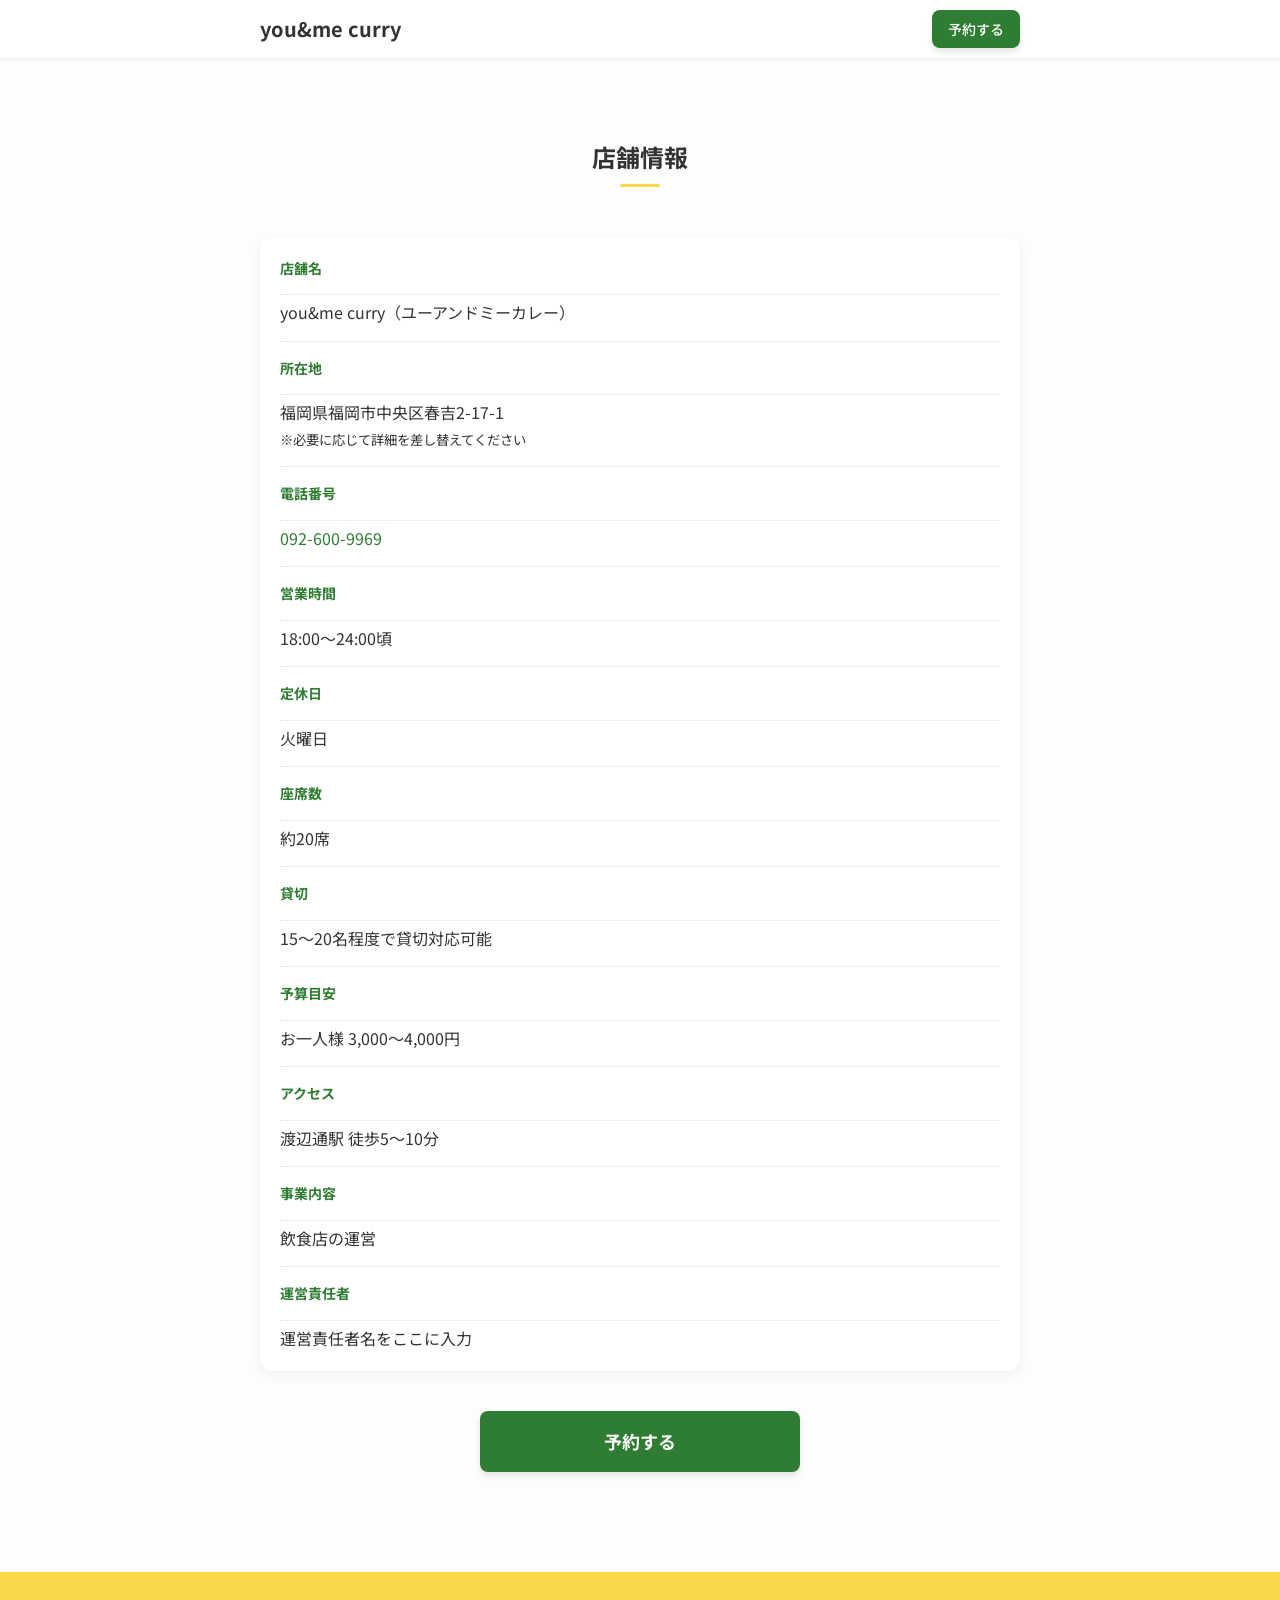
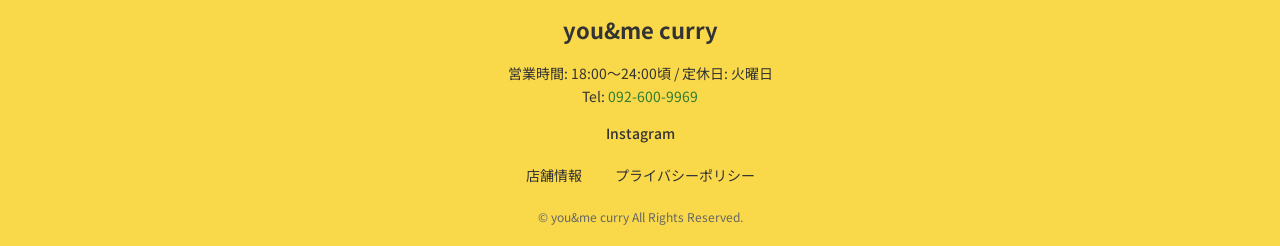
<file: about.html>
<!DOCTYPE html>
<html lang="ja">

<head>
    <meta charset="UTF-8">
    <meta name="viewport" content="width=device-width, initial-scale=1.0">
    <title>店舗情報 | you&me curry</title>
    <meta name="description" content="you&me curry 夜営業の店舗情報ページです。">
    <!-- Google Fontsの読み込み用 -->
    <link rel="preconnect" href="https://fonts.googleapis.com">
    <link rel="preconnect" href="https://fonts.gstatic.com" crossorigin>
    <link href="https://fonts.googleapis.com/css2?family=Noto+Sans+JP:wght@400;500;700&display=swap" rel="stylesheet">
    <link rel="stylesheet" href="css/style.css">
    <style>
        .page-header {
            background-color: var(--color-bg);
            padding: 40px 20px;
            text-align: center;
        }

        .page-title {
            font-size: 24px;
            font-weight: 700;
            color: var(--color-text);
            position: relative;
            display: inline-block;
            margin-bottom: 20px;
        }

        .page-title::after {
            content: '';
            position: absolute;
            bottom: -10px;
            left: 50%;
            transform: translateX(-50%);
            width: 40px;
            height: 3px;
            background-color: var(--color-main);
            border-radius: 2px;
        }

        .info-card {
            background-color: #fff;
            border-radius: 12px;
            box-shadow: 0 4px 12px rgba(0, 0, 0, 0.05);
            padding: 20px;
            margin-bottom: 40px;
        }

        .info-dl {
            display: flex;
            flex-direction: column;
            gap: 15px;
        }

        .info-dl div {
            border-bottom: 1px dotted var(--color-border);
            padding-bottom: 15px;
        }

        .info-dl div:last-child {
            border-bottom: none;
            padding-bottom: 0;
        }

        .info-dt {
            font-weight: 700;
            color: var(--color-accent);
            font-size: 14px;
            margin-bottom: 5px;
        }

        .info-dd {
            color: var(--color-text);
        }
    </style>
</head>

<body>
    <header class="header">
        <div class="header-inner">
            <a href="index.html" class="logo" style="color: var(--color-text);">you&me curry</a>
            <div class="header-nav">
                <a href="index.html" class="btn btn-sm btn-accent">予約する</a>
            </div>
        </div>
    </header>

    <main class="container" style="padding: 40px 20px;">
        <div class="page-header">
            <h1 class="page-title">店舗情報</h1>
        </div>

        <section class="info-card">
            <div class="info-dl">
                <div>
                    <div class="info-dt">店舗名</div>
                    <div class="info-dd">you&me curry（ユーアンドミーカレー）</div>
                </div>
                <div>
                    <div class="info-dt">所在地</div>
                    <div class="info-dd">福岡県福岡市中央区春吉2-17-1<br><small>※必要に応じて詳細を差し替えてください</small></div>
                </div>
                <div>
                    <div class="info-dt">電話番号</div>
                    <div class="info-dd"><a href="tel:092-600-9969">092-600-9969</a></div>
                </div>
                <div>
                    <div class="info-dt">営業時間</div>
                    <div class="info-dd">18:00〜24:00頃</div>
                </div>
                <div>
                    <div class="info-dt">定休日</div>
                    <div class="info-dd">火曜日</div>
                </div>
                <div>
                    <div class="info-dt">座席数</div>
                    <div class="info-dd">約20席</div>
                </div>
                <div>
                    <div class="info-dt">貸切</div>
                    <div class="info-dd">15〜20名程度で貸切対応可能</div>
                </div>
                <div>
                    <div class="info-dt">予算目安</div>
                    <div class="info-dd">お一人様 3,000〜4,000円</div>
                </div>
                <div>
                    <div class="info-dt">アクセス</div>
                    <div class="info-dd">渡辺通駅 徒歩5〜10分</div>
                </div>
                <div>
                    <div class="info-dt">事業内容</div>
                    <div class="info-dd">飲食店の運営</div>
                </div>
                <div>
                    <div class="info-dt">運営責任者</div>
                    <div class="info-dd">運営責任者名をここに入力</div>
                </div>
            </div>
        </section>

        <div style="text-align: center; margin-bottom: 60px;">
            <a href="index.html" class="btn btn-lg btn-accent" style="max-width:320px;">予約する</a>
        </div>
    </main>

    <footer class="footer">
        <div class="container">
            <h2 class="footer-logo">you&me curry</h2>
            <div class="footer-info">
                <p>営業時間: 18:00～24:00頃 / 定休日: 火曜日</p>
                <p>Tel: <a href="tel:092-600-9969">092-600-9969</a></p>
                <div class="footer-sns">
                    <a href="https://www.instagram.com/youandme_curry/" target="_blank"
                        aria-label="Instagram">Instagram</a>
                </div>
                <div class="footer-links" style="margin-top: 20px;">
                    <a href="about.html" style="color: var(--color-text); margin: 0 15px; font-size: 14px;">店舗情報</a>
                    <a href="privacy.html"
                        style="color: var(--color-text); margin: 0 15px; font-size: 14px;">プライバシーポリシー</a>
                </div>
            </div>
            <p class="copyright">&copy; you&me curry All Rights Reserved.</p>
        </div>
    </footer>
</body>

</html>
</file>
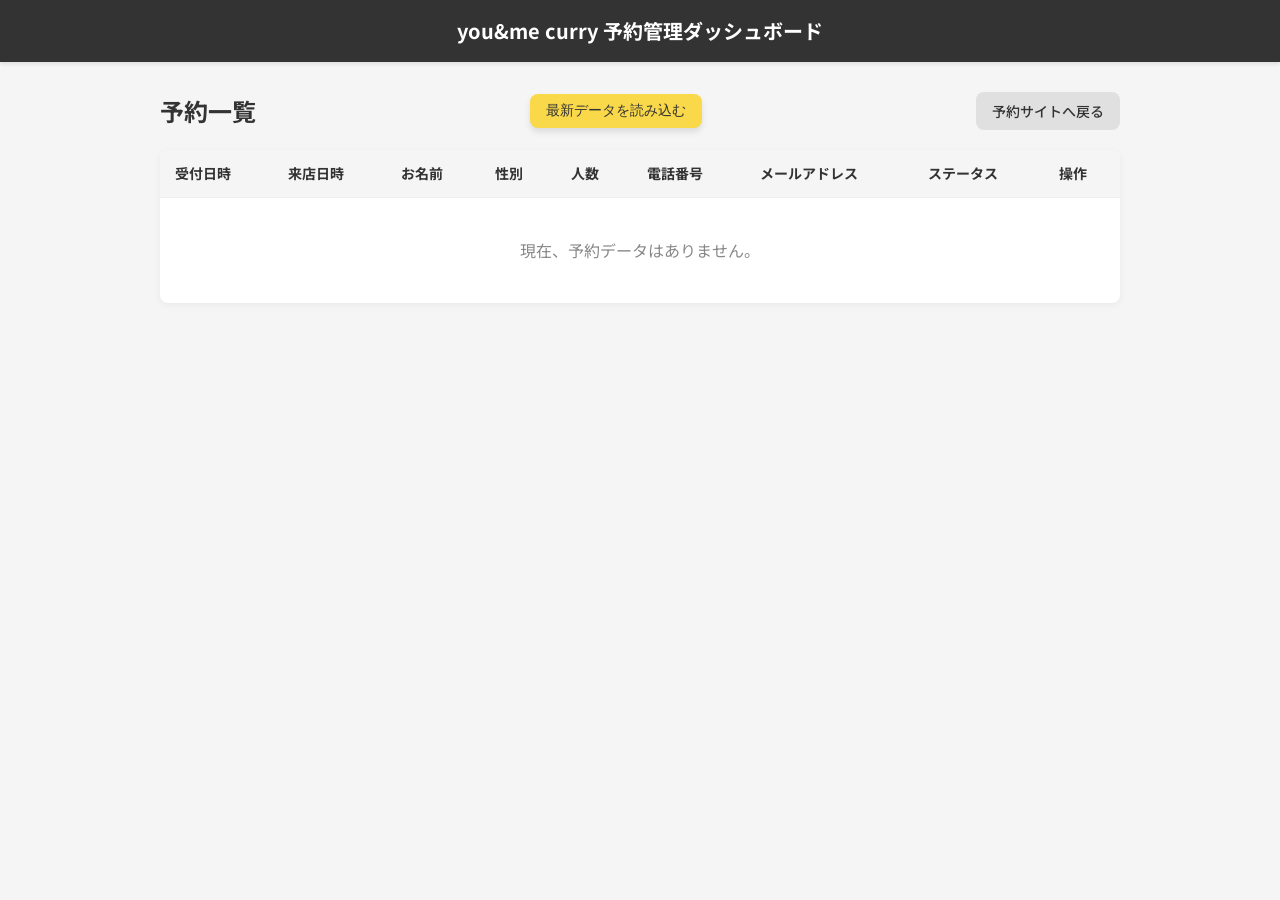
<file: admin.html>
<!DOCTYPE html>
<html lang="ja">

<head>
    <meta charset="UTF-8">
    <meta name="viewport" content="width=device-width, initial-scale=1.0">
    <title>予約管理画面 - you&me curry</title>
    <link href="https://fonts.googleapis.com/css2?family=Noto+Sans+JP:wght@400;500;700&display=swap" rel="stylesheet">
    <link rel="stylesheet" href="css/style.css">
</head>

<body style="background-color: #f5f5f5;">
    <!-- 管理画面用独自ヘッダー -->
    <header class="admin-header">
        <h1>you&me curry 予約管理ダッシュボード</h1>
    </header>

    <main class="admin-container">
        <div class="admin-controls">
            <h2>予約一覧</h2>
            <button id="refresh-btn" class="btn btn-sm btn-main">最新データを読み込む</button>
            <a href="index.html" class="btn btn-sm" style="background-color: #e0e0e0; color: #333;">予約サイトへ戻る</a>
        </div>

        <div class="table-responsive">
            <table class="admin-table">
                <thead>
                    <tr>
                        <th>受付日時</th>
                        <th>来店日時</th>
                        <th>お名前</th>
                        <th>性別</th>
                        <th>人数</th>
                        <th>電話番号</th>
                        <th>メールアドレス</th>
                        <th>ステータス</th>
                        <th>操作</th>
                    </tr>
                </thead>
                <tbody id="reservation-tbody">
                    <!-- JSでデータを出力 -->
                </tbody>
            </table>

            <div id="empty-message" class="admin-empty" style="display: none;">
                <p>現在、予約データはありません。</p>
            </div>
        </div>
    </main>

    <script src="js/admin.js"></script>
</body>

</html>
</file>
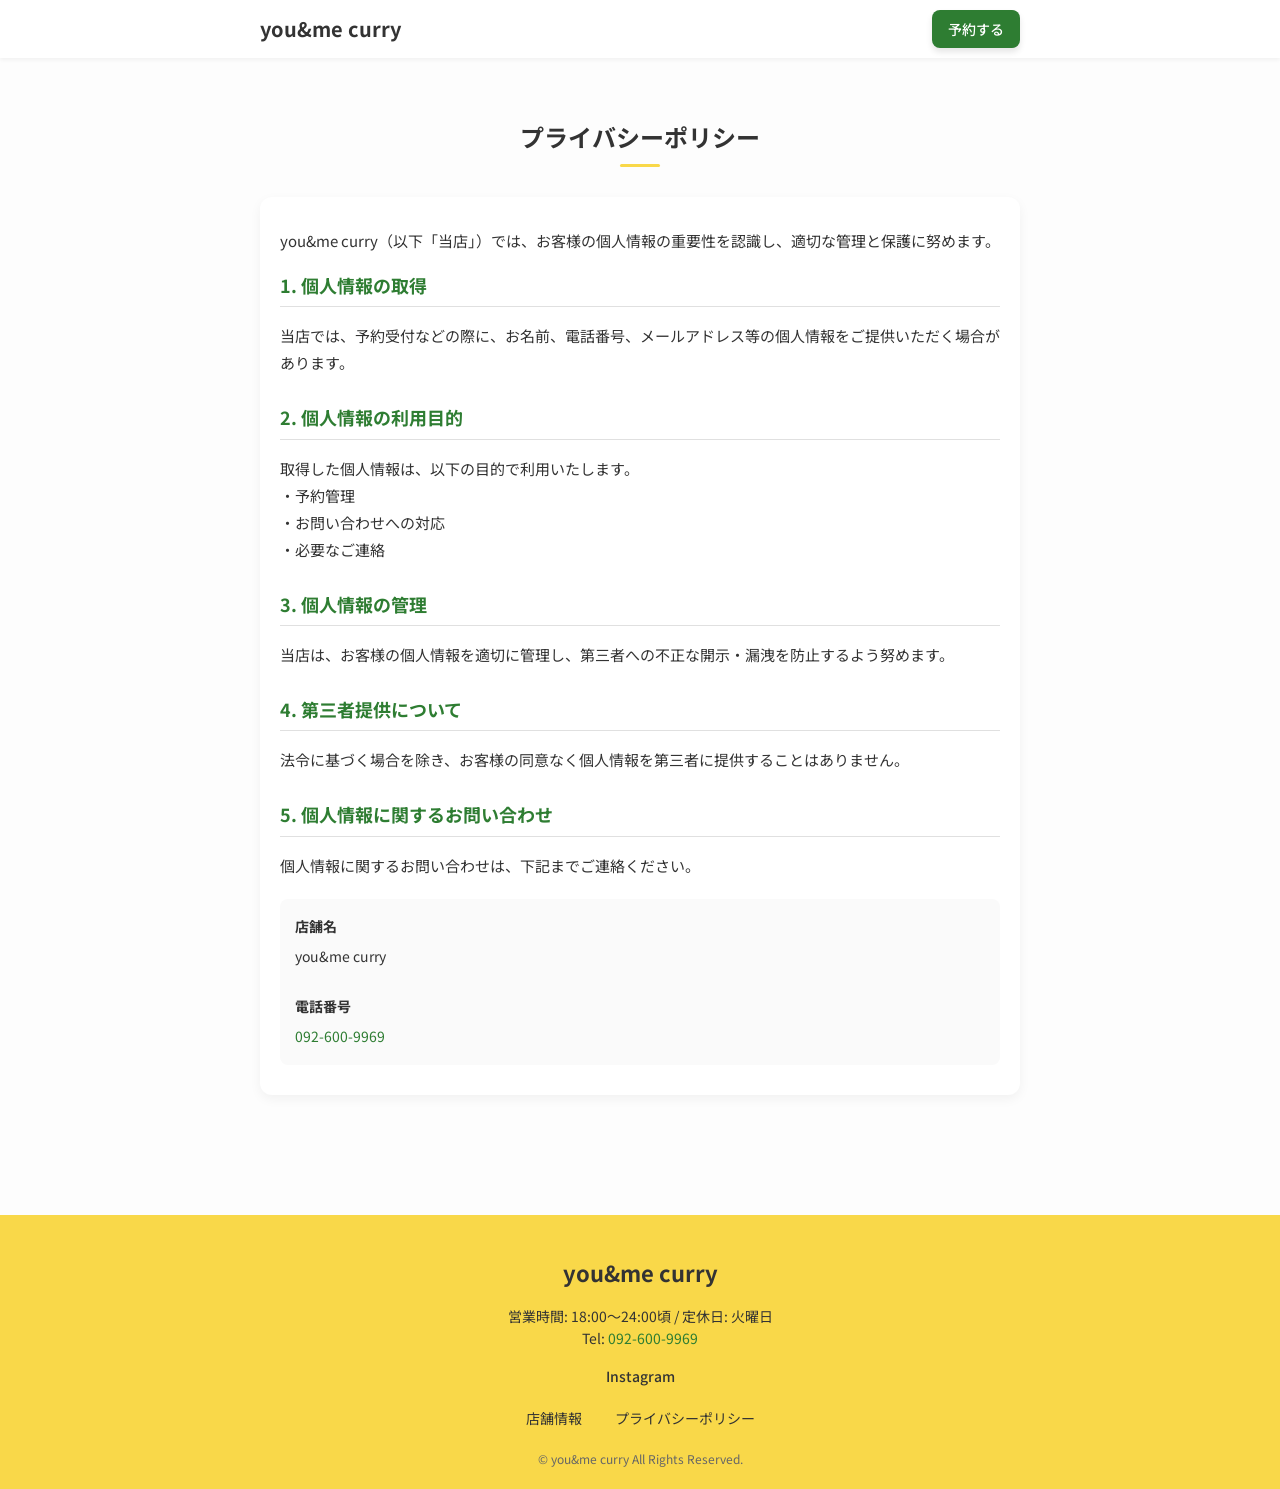
<file: privacy.html>
<!DOCTYPE html>
<html lang="ja">

<head>
    <meta charset="UTF-8">
    <meta name="viewport" content="width=device-width, initial-scale=1.0">
    <title>プライバシーポリシー | you&me curry</title>
    <meta name="description" content="you&me curry 夜営業のプライバシーポリシー（個人情報保護方針）について記載しています。">
    <!-- Google Fontsの読み込み用 -->
    <link rel="preconnect" href="https://fonts.googleapis.com">
    <link rel="preconnect" href="https://fonts.gstatic.com" crossorigin>
    <link href="https://fonts.googleapis.com/css2?family=Noto+Sans+JP:wght@400;500;700&display=swap" rel="stylesheet">
    <link rel="stylesheet" href="css/style.css">
    <style>
        .page-header {
            background-color: var(--color-bg);
            padding: 40px 20px 20px;
            text-align: center;
        }

        .page-title {
            font-size: 24px;
            font-weight: 700;
            color: var(--color-text);
            position: relative;
            display: inline-block;
            margin-bottom: 20px;
        }

        .page-title::after {
            content: '';
            position: absolute;
            bottom: -10px;
            left: 50%;
            transform: translateX(-50%);
            width: 40px;
            height: 3px;
            background-color: var(--color-main);
            border-radius: 2px;
        }

        .privacy-content {
            background-color: #fff;
            border-radius: 12px;
            box-shadow: 0 4px 12px rgba(0, 0, 0, 0.05);
            padding: 30px 20px;
            margin-bottom: 60px;
            line-height: 1.8;
            font-size: 15px;
        }

        .privacy-content h2 {
            font-size: 18px;
            color: var(--color-accent);
            margin-top: 25px;
            margin-bottom: 15px;
            border-bottom: 1px solid var(--color-border);
            padding-bottom: 5px;
        }

        .privacy-content h2:first-of-type {
            margin-top: 0;
        }

        .privacy-content p {
            margin-bottom: 15px;
        }

        .contact-box {
            background-color: #fafafa;
            padding: 15px;
            border-radius: 8px;
            margin-top: 20px;
            font-size: 14px;
        }

        .contact-box strong {
            display: block;
            margin-bottom: 5px;
            color: var(--color-text);
        }
    </style>
</head>

<body>
    <header class="header">
        <div class="header-inner">
            <a href="index.html" class="logo" style="color: var(--color-text);">you&me curry</a>
            <div class="header-nav">
                <a href="index.html" class="btn btn-sm btn-accent">予約する</a>
            </div>
        </div>
    </header>

    <main class="container" style="padding: 20px 20px 60px;">
        <div class="page-header">
            <h1 class="page-title">プライバシーポリシー</h1>
        </div>

        <section class="privacy-content">
            <p>you&me curry（以下「当店」）では、お客様の個人情報の重要性を認識し、適切な管理と保護に努めます。</p>

            <h2>1. 個人情報の取得</h2>
            <p>当店では、予約受付などの際に、お名前、電話番号、メールアドレス等の個人情報をご提供いただく場合があります。</p>

            <h2>2. 個人情報の利用目的</h2>
            <p>取得した個人情報は、以下の目的で利用いたします。<br>
                ・予約管理<br>
                ・お問い合わせへの対応<br>
                ・必要なご連絡</p>

            <h2>3. 個人情報の管理</h2>
            <p>当店は、お客様の個人情報を適切に管理し、第三者への不正な開示・漏洩を防止するよう努めます。</p>

            <h2>4. 第三者提供について</h2>
            <p>法令に基づく場合を除き、お客様の同意なく個人情報を第三者に提供することはありません。</p>

            <h2>5. 個人情報に関するお問い合わせ</h2>
            <p>個人情報に関するお問い合わせは、下記までご連絡ください。</p>

            <div class="contact-box">
                <strong>店舗名</strong>
                you&me curry<br><br>
                <strong>電話番号</strong>
                <a href="tel:092-600-9969">092-600-9969</a>
            </div>
        </section>

    </main>

    <footer class="footer">
        <div class="container">
            <h2 class="footer-logo">you&me curry</h2>
            <div class="footer-info">
                <p>営業時間: 18:00～24:00頃 / 定休日: 火曜日</p>
                <p>Tel: <a href="tel:092-600-9969">092-600-9969</a></p>
                <div class="footer-sns">
                    <a href="https://www.instagram.com/youandme_curry/" target="_blank"
                        aria-label="Instagram">Instagram</a>
                </div>
                <div class="footer-links" style="margin-top: 20px;">
                    <a href="about.html" style="color: var(--color-text); margin: 0 15px; font-size: 14px;">店舗情報</a>
                    <a href="privacy.html"
                        style="color: var(--color-text); margin: 0 15px; font-size: 14px;">プライバシーポリシー</a>
                </div>
            </div>
            <p class="copyright">&copy; you&me curry All Rights Reserved.</p>
        </div>
    </footer>
</body>

</html>
</file>
<file: css/style.css>
/* 基本設定 */
:root {
    --color-main: #f9d849;
    /* 黄色 */
    --color-main-dark: #e5c332;
    --color-accent: #2e7d32;
    /* 緑 */
    --color-accent-dark: #1b5e20;
    --color-bg: #fdfdfd;
    --color-text: #333333;
    --color-text-light: #666666;
    --color-error: #d32f2f;
    --color-border: #e0e0e0;
    --font-family: 'Noto Sans JP', sans-serif;
}

* {
    margin: 0;
    padding: 0;
    box-sizing: border-box;
}

body {
    font-family: var(--font-family);
    color: var(--color-text);
    background-color: var(--color-bg);
    line-height: 1.6;
    font-size: 16px;
    -webkit-font-smoothing: antialiased;
}

img {
    max-width: 100%;
    height: auto;
    display: block;
}

a {
    color: var(--color-accent);
    text-decoration: none;
    transition: opacity 0.3s;
}

a:hover {
    opacity: 0.8;
}

ul {
    list-style: none;
}

.container {
    max-width: 800px;
    margin: 0 auto;
    padding: 0 20px;
}

.section {
    padding: 60px 0;
}

.section-title {
    font-size: 24px;
    font-weight: 700;
    text-align: center;
    margin-bottom: 30px;
    position: relative;
    padding-bottom: 10px;
}

.section-title::after {
    content: '';
    position: absolute;
    bottom: 0;
    left: 50%;
    transform: translateX(-50%);
    width: 40px;
    height: 3px;
    background-color: var(--color-main);
    border-radius: 2px;
}

/* ボタン共通仕様 */
.btn {
    display: inline-flex;
    justify-content: center;
    align-items: center;
    font-weight: 500;
    border-radius: 8px;
    /* 角丸で親しみやすく */
    cursor: pointer;
    border: none;
    transition: all 0.3s ease;
    text-align: center;
}

.btn-sm {
    padding: 8px 16px;
    font-size: 14px;
}

.btn-lg {
    padding: 16px 32px;
    font-size: 18px;
    width: 100%;
    max-width: 300px;
    font-weight: 700;
}

.btn-main {
    background-color: var(--color-main);
    color: var(--color-text);
    box-shadow: 0 4px 6px rgba(0, 0, 0, 0.1);
}

.btn-main:hover {
    background-color: var(--color-main-dark);
    transform: translateY(-2px);
    box-shadow: 0 6px 8px rgba(0, 0, 0, 0.15);
}

.btn-accent {
    background-color: var(--color-accent);
    color: #fff;
    box-shadow: 0 4px 6px rgba(0, 0, 0, 0.1);
}

.btn-accent:hover {
    background-color: var(--color-accent-dark);
    transform: translateY(-2px);
    box-shadow: 0 6px 8px rgba(0, 0, 0, 0.15);
    color: #fff;
    opacity: 1;
}

/* ヘッダー */
.header {
    background-color: #fff;
    box-shadow: 0 2px 4px rgba(0, 0, 0, 0.05);
    position: sticky;
    top: 0;
    z-index: 100;
}

.header-inner {
    display: flex;
    justify-content: space-between;
    align-items: center;
    padding: 10px 20px;
    max-width: 800px;
    margin: 0 auto;
}

.logo {
    font-size: 20px;
    font-weight: 700;
    color: var(--color-text);
    display: flex;
    align-items: center;
    gap: 8px;
}

.logo span {
    font-size: 12px;
    font-weight: 500;
    background-color: var(--color-main);
    padding: 2px 6px;
    border-radius: 4px;
}

.header-nav {
    display: flex;
    align-items: center;
    gap: 15px;
}

.nav-instagram {
    color: var(--color-text);
    display: flex;
    align-items: center;
    justify-content: center;
}

/* ヒーローセクション */
.hero {
    position: relative;
    background-color: #000;
}

.hero-image {
    width: 100%;
    height: 60vh;
    min-height: 400px;
    overflow: hidden;
}

.hero-image img {
    width: 100%;
    height: 100%;
    object-fit: cover;
    opacity: 0.6;
    /* テキストを目立たせるために少し暗く */
}

.hero-content {
    position: absolute;
    top: 50%;
    left: 50%;
    transform: translate(-50%, -50%);
    text-align: center;
    color: #fff;
    width: 90%;
    max-width: 600px;
}

.hero-copy {
    font-size: clamp(20px, 5vw, 28px);
    font-weight: 700;
    margin-bottom: 20px;
    line-height: 1.5;
    text-shadow: 1px 1px 6px rgba(0, 0, 0, 0.8);
}

.hero-info {
    font-size: 14px;
    margin-bottom: 30px;
    text-shadow: 1px 1px 4px rgba(0, 0, 0, 0.8);
}

.hero-info p {
    margin-bottom: 5px;
}

/* 店舗概要セクション */
.about {
    background-color: #fff;
}

.about-text {
    text-align: center;
    margin-bottom: 30px;
    color: var(--color-text-light);
    font-size: 15px;
}

.info-table {
    width: 100%;
    border-collapse: collapse;
    font-size: 15px;
}

.info-table th,
.info-table td {
    padding: 15px 10px;
    border-bottom: 1px solid var(--color-border);
    text-align: left;
    vertical-align: top;
}

.info-table th {
    width: 30%;
    font-weight: 500;
    color: var(--color-text-light);
}

.info-table td {
    width: 70%;
}

@media (max-width: 480px) {

    .info-table th,
    .info-table td {
        display: block;
        width: 100%;
        border-bottom: none;
        padding: 10px 0;
    }

    .info-table th {
        padding-bottom: 0;
        color: var(--color-accent);
        font-size: 14px;
    }

    .info-table td {
        border-bottom: 1px solid var(--color-border);
    }
}

/* メニューセクション */
.menu {
    background-color: #fafafa;
}

.menu-grid {
    display: grid;
    grid-template-columns: 1fr;
    gap: 20px;
}

@media (min-width: 600px) {
    .menu-grid {
        grid-template-columns: repeat(3, 1fr);
    }
}

.menu-item {
    background-color: #fff;
    border-radius: 12px;
    overflow: hidden;
    box-shadow: 0 2px 8px rgba(0, 0, 0, 0.05);
}

.menu-item img {
    width: 100%;
    height: 200px;
    object-fit: cover;
}

.menu-name {
    font-size: 18px;
    font-weight: 700;
    padding: 15px 15px 5px;
}

.menu-desc {
    font-size: 14px;
    color: var(--color-text-light);
    padding: 0 15px 15px;
}

/* 予約エリア背景 */
.reservation-bg {
    background-color: #e8f5e9;
    /* 薄い緑背景で親しみやすさ */
}

.reservation-guide {
    background-color: #fff;
    padding: 30px 20px;
    border-radius: 12px 12px 0 0;
    box-shadow: 0 4px 10px rgba(0, 0, 0, 0.05);
}

.guide-list {
    font-size: 14px;
    padding-left: 20px;
    list-style-type: disc;
    color: var(--color-text);
}

.guide-list li {
    margin-bottom: 8px;
}

.guide-list strong {
    color: var(--color-error);
}

/* 予約フォーム */
.reservation-form-container {
    background-color: #fff;
    padding: 30px 20px;
    border-radius: 0 0 12px 12px;
    box-shadow: 0 4px 10px rgba(0, 0, 0, 0.05);
    border-top: 1px dashed var(--color-border);
}

.form-title {
    font-size: 20px;
    text-align: center;
    margin-bottom: 25px;
    color: var(--color-text);
}

.form-group {
    margin-bottom: 20px;
}

.form-group label {
    display: block;
    margin-bottom: 8px;
    font-weight: 500;
    font-size: 15px;
}

.required {
    background-color: var(--color-error);
    color: #fff;
    font-size: 11px;
    padding: 2px 6px;
    border-radius: 4px;
    margin-left: 6px;
    vertical-align: middle;
}

input[type="text"],
input[type="email"],
input[type="tel"],
input[type="date"],
select {
    width: 100%;
    padding: 12px 15px;
    border: 1px solid var(--color-border);
    border-radius: 8px;
    font-size: 16px;
    /* スマホでズームされないための16px */
    font-family: inherit;
    background-color: #fff;
    transition: border-color 0.3s;
}

input:focus,
select:focus {
    outline: none;
    border-color: var(--color-accent);
    box-shadow: 0 0 0 2px rgba(46, 125, 50, 0.2);
}

.row-group {
    display: flex;
    gap: 15px;
}

.half-group {
    flex: 1;
}

@media (max-width: 480px) {
    .row-group {
        flex-direction: column;
        gap: 20px;
    }
}

.error-text {
    color: var(--color-error);
    font-size: 13px;
    display: block;
    margin-top: 5px;
}

.btn-submit {
    margin: 30px auto 10px;
    display: block;
}

.submit-note {
    text-align: center;
    font-size: 13px;
    color: var(--color-text-light);
}

/* 完了メッセージ */
.form-message {
    padding: 20px;
    border-radius: 8px;
    margin-bottom: 25px;
    text-align: center;
}

.form-message.success {
    background-color: #e8f5e9;
    border: 1px solid #c8e6c9;
    color: #2e7d32;
}

.form-message h4 {
    font-size: 18px;
    margin-bottom: 10px;
}

.form-message p {
    font-size: 14px;
}

/* アクセス */
.access {
    background-color: #fff;
    text-align: center;
}

.access-text {
    margin-bottom: 20px;
}

.map-container {
    border-radius: 12px;
    overflow: hidden;
    box-shadow: 0 2px 8px rgba(0, 0, 0, 0.1);
}

/* フッター */
.footer {
    background-color: var(--color-main);
    padding: 40px 20px 20px;
    text-align: center;
}

.footer-logo {
    font-size: 22px;
    font-weight: 700;
    margin-bottom: 15px;
}

.footer-info {
    font-size: 14px;
    margin-bottom: 20px;
}

.footer-sns {
    margin-top: 15px;
}

.footer-sns a {
    color: var(--color-text);
    font-weight: 500;
}

.copyright {
    font-size: 12px;
    color: var(--color-text-light);
}

/* 管理画面用スタイル */
.admin-header {
    background-color: #333;
    color: #fff;
    padding: 15px 20px;
    box-shadow: 0 2px 4px rgba(0, 0, 0, 0.1);
}

.admin-header h1 {
    font-size: clamp(14px, 4.5vw, 20px);
    text-align: center;
    white-space: nowrap;
}

.admin-container {
    max-width: 1000px;
    margin: 0 auto;
    padding: 30px 20px;
}

.admin-controls {
    display: flex;
    justify-content: space-between;
    margin-bottom: 20px;
    align-items: center;
}

.table-responsive {
    overflow-x: auto;
    background-color: #fff;
    border-radius: 8px;
    box-shadow: 0 2px 8px rgba(0, 0, 0, 0.05);
}

.admin-table {
    width: 100%;
    border-collapse: collapse;
    min-width: 700px;
}

.admin-table th,
.admin-table td {
    padding: 12px 15px;
    border-bottom: 1px solid #eee;
    text-align: left;
    font-size: 14px;
}

.admin-table th {
    background-color: #f5f5f5;
    font-weight: 700;
    color: #333;
}

.admin-table tbody tr:hover {
    background-color: #fafafa;
}

.status-badge {
    display: inline-block;
    padding: 4px 8px;
    border-radius: 4px;
    font-size: 12px;
    font-weight: 700;
}

.status-new {
    background-color: #ffebee;
    color: #c62828;
}

.status-confirmed {
    background-color: #e8f5e9;
    color: #2e7d32;
}

.admin-empty {
    text-align: center;
    padding: 40px 20px;
    color: #888;
}

@media (max-width: 600px) {
    .admin-controls {
        flex-direction: column;
        align-items: flex-start;
        gap: 15px;
    }

    .admin-controls h2 {
        display: block;
        width: 100%;
        margin-bottom: 5px;
    }

    .admin-controls .btn {
        width: 100%;
        max-width: none;
        display: block;
        text-align: center;
        margin-bottom: 5px;
        box-sizing: border-box;
    }

    .table-responsive {
        box-shadow: none;
        background-color: transparent;
    }

    .admin-table {
        min-width: unset;
        display: block;
        border-collapse: separate;
        border-spacing: 0 15px;
    }

    .admin-table thead {
        display: none;
    }

    .admin-table tbody {
        display: block;
        width: 100%;
    }

    .admin-table tr {
        display: block;
        width: 100%;
        margin-bottom: 15px;
        border: 1px solid var(--color-border);
        border-radius: 8px;
        background-color: #fff;
        padding: 5px 15px;
        box-shadow: 0 2px 4px rgba(0, 0, 0, 0.05);
    }

    .admin-table td {
        display: flex;
        justify-content: space-between;
        align-items: center;
        width: 100%;
        padding: 12px 0;
        border-bottom: 1px dashed #eee;
        text-align: right;
        box-sizing: border-box;
    }

    .admin-table td:last-child {
        border-bottom: none;
    }

    /* JavaScriptで追加したdata-labelを見出しとして左に表示 */
    .admin-table td::before {
        content: attr(data-label);
        font-weight: 700;
        color: var(--color-text-light);
        text-align: left;
        margin-right: 15px;
    }

    .admin-table td button {
        margin: 0;
    }
}

/* モーダル用スタイル */
.modal-overlay {
    position: fixed;
    top: 0;
    left: 0;
    right: 0;
    bottom: 0;
    background-color: rgba(0, 0, 0, 0.6);
    display: flex;
    justify-content: center;
    align-items: center;
    z-index: 1000;
    padding: 20px;
    opacity: 0;
    visibility: hidden;
    transition: opacity 0.3s, visibility 0.3s;
}

.modal-overlay.active {
    opacity: 1;
    visibility: visible;
}

.modal-content {
    background-color: #fff;
    border-radius: 12px;
    width: 100%;
    max-width: 500px;
    max-height: 90vh;
    overflow-y: auto;
    position: relative;
    box-shadow: 0 10px 25px rgba(0, 0, 0, 0.2);
    transform: translateY(20px);
    transition: transform 0.3s;
}

.modal-overlay.active .modal-content {
    transform: translateY(0);
}

.modal-header {
    display: flex;
    justify-content: space-between;
    align-items: center;
    padding: 15px 20px;
    border-bottom: 1px solid var(--color-border);
    background-color: #f5f5f5;
    position: sticky;
    top: 0;
    z-index: 10;
}

.modal-title {
    font-size: 18px;
    font-weight: 700;
    margin: 0;
}

.modal-close {
    background: none;
    border: none;
    font-size: 28px;
    cursor: pointer;
    color: var(--color-text-light);
    line-height: 1;
}

.modal-body {
    padding: 20px;
}

/* カレンダー用スタイル */
.calendar-nav {
    display: flex;
    justify-content: space-between;
    align-items: center;
    margin-bottom: 15px;
}

.calendar-nav button {
    background: #f0f0f0;
    border: none;
    border-radius: 4px;
    font-size: 16px;
    height: 32px;
    width: 32px;
    cursor: pointer;
    color: var(--color-text);
}

.calendar-month {
    font-size: 18px;
    font-weight: 700;
}

.calendar-table {
    width: 100%;
    border-collapse: collapse;
    margin-bottom: 15px;
    text-align: center;
}

.calendar-table th,
.calendar-table td {
    border: 1px solid var(--color-border);
    width: 14.28%;
    padding: 8px 2px;
    vertical-align: top;
}

.calendar-table th {
    background-color: #f9f9f9;
    font-size: 12px;
    font-weight: 700;
}

/* 土日は色を変える */
.calendar-table th:nth-child(6),
.calendar-table td:nth-child(6) .date-num {
    color: #0288d1;
}

.calendar-table th:nth-child(7),
.calendar-table td:nth-child(7) .date-num {
    color: #d32f2f;
}

.calendar-cell {
    cursor: pointer;
    height: 70px;
    position: relative;
    transition: background-color 0.2s;
}

.calendar-cell:hover {
    background-color: #f1f8e9;
}

.calendar-cell.disabled {
    cursor: default;
    background-color: #f5f5f5;
}

.calendar-cell.disabled:hover {
    background-color: #f5f5f5;
}

.calendar-cell.past .date-num {
    color: #ccc !important;
}

.date-num {
    display: block;
    font-size: 14px;
    margin-bottom: 2px;
    color: #333;
}

.status-mark {
    display: block;
    font-size: 20px;
    line-height: 1;
}

.status-ok {
    color: #0288d1;
    font-weight: bold;
}

/* ◎ */
.status-req {
    color: #0288d1;
    font-size: 18px;
    line-height: 1.2;
}

/* □ */
.status-tel {
    color: #ffb300;
    font-size: 11px;
    font-weight: bold;
    margin-top: 4px;
}

/* TEL */
.status-ng {
    color: #ccc;
    font-size: 16px;
    margin-top: 2px;
}

/* × */

.point-mark {
    background-color: #ffebee;
    color: #c62828;
    font-size: 10px;
    font-weight: bold;
    display: block;
    padding: 2px 0;
    margin-top: 4px;
}

.calendar-legend {
    font-size: 11px;
    color: var(--color-text-light);
    line-height: 1.6;
    background: #fdfdfd;
    padding: 10px;
    border: 1px solid #eee;
    border-radius: 8px;
}
</file>
